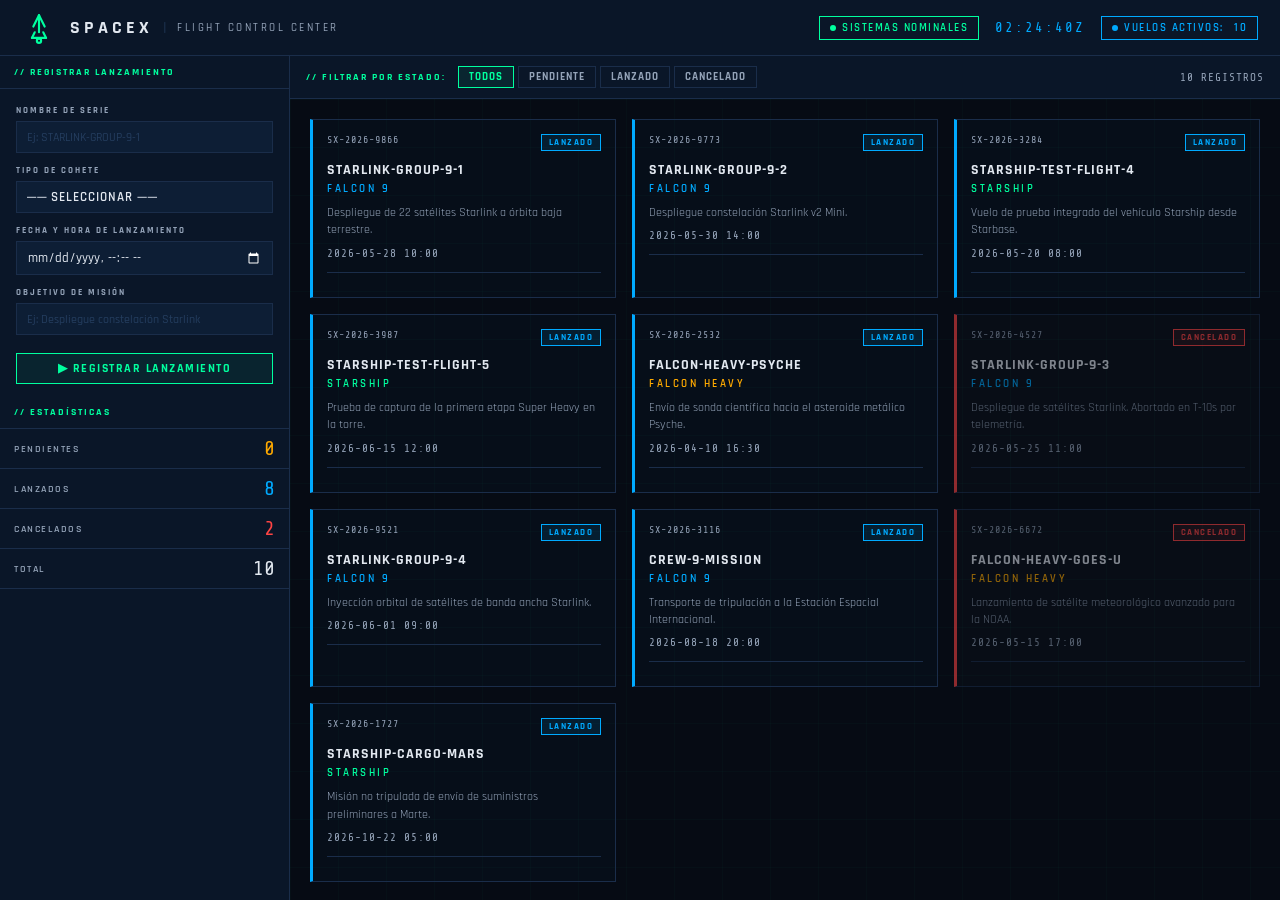
<file: Proyecto_Desempeno_End_END_End_END/spacex_control_vuelos.html>
<!DOCTYPE html>
<html lang="es">
<head>
  <meta charset="UTF-8">
  <meta name="viewport" content="width=device-width, initial-scale=1.0">
  <title>SpaceX · Flight Control Center</title>
  <link rel="preconnect" href="https://fonts.googleapis.com">
  <link href="https://fonts.googleapis.com/css2?family=Rajdhani:wght@400;500;600;700&family=Share+Tech+Mono&display=swap" rel="stylesheet">
  <link rel="stylesheet" href="css/styles-vuelos.css">
</head>

<!--  
  ╔══════════════════════════════════════════════════════════════════╗
  ║   SPACEX FLIGHT CONTROL CENTER                                  ║
  ║   Proyecto de Desempeño · SENA Formación Complementaria 3406211 ║
  ╚══════════════════════════════════════════════════════════════════╝

  Este archivo define la estructura y los elementos de la interfaz.
  El comportamiento de la aplicación debe ser implementado por el
  aprendiz en el archivo: js/control-vuelos.js

  IMPORTANTE: No modifiques este archivo.
-->

<body class="page-mission-control">

  <!-- ═══════════════════════════════════════════════════════════════
       TOPBAR: Organism — Barra de navegación principal de la aplicación.
       Contiene la identidad del sistema, el reloj y los contadores globales.
       ═══════════════════════════════════════════════════════════════ -->
  <header class="organism-topbar">

    <!-- Marca del sistema: logotipo SVG + nombre y subtítulo -->
    <div class="molecule-nav-brand">
      <svg viewBox="0 0 24 24" class="molecule-nav-brand__logo" aria-hidden="true">
        <line x1="12" y1="3"  x2="12" y2="15" stroke="#00ff9f" stroke-width="1.5" stroke-linecap="round"/>
        <line x1="8"  y1="11" x2="12" y2="3"  stroke="#00ff9f" stroke-width="1.5" stroke-linecap="round"/>
        <line x1="16" y1="11" x2="12" y2="3"  stroke="#00ff9f" stroke-width="1.5" stroke-linecap="round"/>
        <line x1="7"  y1="19" x2="17" y2="19" stroke="#00ff9f" stroke-width="1.5" stroke-linecap="round"/>
        <line x1="9"  y1="15" x2="7"  y2="19" stroke="#00ff9f" stroke-width="1.5" stroke-linecap="round"/>
        <line x1="15" y1="15" x2="17" y2="19" stroke="#00ff9f" stroke-width="1.5" stroke-linecap="round"/>
        <circle cx="12" cy="21" r="1.5" stroke="#00ff9f" stroke-width="1.5" fill="none"/>
      </svg>
      <div class="molecule-nav-brand__text">
        <span class="molecule-nav-brand__name">SPACEX</span>
        <span class="molecule-nav-brand__pipe">|</span>
        <span class="molecule-nav-brand__sub">FLIGHT CONTROL CENTER</span>
      </div>
    </div>

    <!-- Controles del sistema: indicador de estado, reloj UTC y contador de vuelos -->
    <div class="organism-topbar__controls">
      <div class="atom-status-chip atom-status-chip--online">
        <span class="atom-blink-dot"></span>
        SISTEMAS NOMINALES
      </div>
      <!-- El reloj se actualiza en tiempo real mediante JavaScript -->
      <span class="atom-mono atom-clock" id="reloj-principal">--:--:--Z</span>
      <div class="atom-status-chip atom-status-chip--info">
        <span class="atom-blink-dot"></span>
        VUELOS ACTIVOS:&nbsp;<span id="contador-lanzamientos">0</span>
      </div>
    </div>

  </header>
  <!-- FIN TOPBAR -->


  <!-- ═══════════════════════════════════════════════════════════════
       WORKSPACE: Template — Estructura de trabajo en dos columnas.
       Columna izquierda: formulario + estadísticas.
       Columna principal: filtros + grid de tarjetas.
       ═══════════════════════════════════════════════════════════════ -->
  <div class="template-workspace">


    <!-- ─────────────────────────────────────────────────────────────
         PANEL IZQUIERDO: Template — Columna de entrada de datos.
         ───────────────────────────────────────────────────────────── -->
    <aside class="template-panel template-panel--left">

      <!-- Título de la sección del formulario -->
      <div class="template-panel__title">// REGISTRAR LANZAMIENTO</div>

      <!-- ·····················································
           FORMULARIO: Organism — Captura y envío de los datos
           de un lanzamiento nuevo o en edición.
           ····················································· -->
      <form class="organism-launch-form" id="form-lanzamiento" novalidate>

        <!-- CAMPO: Molecule — Nombre de la serie del cohete -->
        <div class="molecule-form-field">
          <label class="atom-label" for="input-nombre-serie">NOMBRE DE SERIE</label>
          <input
            class="atom-input"
            type="text"
            id="input-nombre-serie"
            placeholder="Ej: STARLINK-GROUP-9-1"
            autocomplete="off"
            maxlength="60"
          >
        </div>

        <!-- CAMPO: Molecule — Selección del tipo de vehículo de lanzamiento -->
        <div class="molecule-form-field">
          <label class="atom-label" for="select-tipo-cohete">TIPO DE COHETE</label>
          <select class="atom-select" id="select-tipo-cohete">
            <option value="">── SELECCIONAR ──</option>
            <option value="falcon">FALCON 9</option>
            <option value="falcon-heavy">FALCON HEAVY</option>
            <option value="starship">STARSHIP</option>
          </select>
        </div>

        <!-- CAMPO: Molecule — Fecha y hora programada para el lanzamiento -->
        <div class="molecule-form-field">
          <label class="atom-label" for="input-fecha-lanzamiento">FECHA Y HORA DE LANZAMIENTO</label>
          <input
            class="atom-input"
            type="datetime-local"
            id="input-fecha-lanzamiento"
          >
        </div>

        <!-- CAMPO: Molecule — Descripción del objetivo de la misión -->
        <div class="molecule-form-field">
          <label class="atom-label" for="input-objetivo-mision">OBJETIVO DE MISIÓN</label>
          <input
            class="atom-input"
            type="text"
            id="input-objetivo-mision"
            placeholder="Ej: Despliegue constelación Starlink"
            autocomplete="off"
            maxlength="80"
          >
        </div>

        <!--
          Campo oculto que almacena el ID del lanzamiento que se está
          editando. Cuando está vacío la acción es un registro nuevo.
        -->
        <input type="hidden" id="input-id-edicion" value="">

        <!-- ACCIONES: Molecule — Botones del formulario -->
        <div class="molecule-form-actions">
          <button class="atom-btn atom-btn--primary" type="submit" id="btn-registrar">
            &#9654;&nbsp;REGISTRAR LANZAMIENTO
          </button>
          <!--
            Este botón se muestra únicamente cuando el formulario está
            en modo edición. Su visibilidad la controla JavaScript.
          -->
          <button class="atom-btn atom-btn--secondary" type="button" id="btn-cancelar-edicion">
            &#10005;&nbsp;CANCELAR EDICIÓN
          </button>
        </div>

      </form>
      <!-- FIN FORMULARIO -->


      <!-- ·····················································
           ESTADÍSTICAS: Organism — Contadores de lanzamientos
           agrupados por estado. Se actualizan via JavaScript.
           ····················································· -->
      <div class="template-panel__title template-panel__title--spaced">// ESTADÍSTICAS</div>

      <div class="organism-stats-panel">

        <div class="molecule-stat-item">
          <span class="molecule-stat-item__label">PENDIENTES</span>
          <span class="molecule-stat-item__value atom-val--warn" id="stat-pendientes">0</span>
        </div>

        <div class="molecule-stat-item">
          <span class="molecule-stat-item__label">LANZADOS</span>
          <span class="molecule-stat-item__value atom-val--info" id="stat-lanzados">0</span>
        </div>

        <div class="molecule-stat-item">
          <span class="molecule-stat-item__label">CANCELADOS</span>
          <span class="molecule-stat-item__value atom-val--danger" id="stat-cancelados">0</span>
        </div>

        <div class="molecule-stat-item">
          <span class="molecule-stat-item__label">TOTAL</span>
          <span class="molecule-stat-item__value atom-val--neutral" id="stat-total">0</span>
        </div>

      </div>
      <!-- FIN ESTADÍSTICAS -->

    </aside>
    <!-- FIN PANEL IZQUIERDO -->


    <!-- ─────────────────────────────────────────────────────────────
         PANEL PRINCIPAL: Template — Área de visualización de vuelos.
         Contiene la barra de filtros y el grid de tarjetas.
         ───────────────────────────────────────────────────────────── -->
    <main class="template-panel template-panel--main">

      <!-- ·····················································
           FILTROS: Organism — Barra de navegación por estado.
           Los botones tienen el atributo data-filter para que
           JavaScript pueda identificar qué filtro aplicar.
           ····················································· -->
      <div class="organism-filter-nav">

        <span class="organism-filter-nav__label">// FILTRAR POR ESTADO:</span>

        <!-- Grupo de botones de filtrado -->
        <div class="molecule-filter-group" id="grupo-filtros">
          <button class="atom-btn atom-btn--filter atom-btn--filter-active" data-filter="todos">TODOS</button>
          <button class="atom-btn atom-btn--filter" data-filter="pendiente">PENDIENTE</button>
          <button class="atom-btn atom-btn--filter" data-filter="lanzado">LANZADO</button>
          <button class="atom-btn atom-btn--filter" data-filter="cancelado">CANCELADO</button>
        </div>

        <!-- Contador de registros visibles tras aplicar el filtro -->
        <span class="organism-filter-nav__count atom-mono" id="contador-visibles">0 REGISTROS</span>

      </div>
      <!-- FIN FILTROS -->


      <!-- ·····················································
           GRID DE TARJETAS: Organism — Contenedor principal
           donde JavaScript inserta dinámicamente las tarjetas
           de cada lanzamiento registrado en el sistema.

           Cada tarjeta debe tener la siguiente estructura:

           <article class="organism-launch-card organism-launch-card--[estado]"
                    data-id="[id]" data-tipo="[tipo]" data-estado="[estado]">

             <div class="molecule-card-header">
               <span class="molecule-card-header__id atom-mono">[ID]</span>
               <span class="atom-badge atom-badge--[estado]">[ESTADO]</span>
             </div>

             <div class="molecule-card-body">
               <div class="molecule-card-body__name">[NOMBRE SERIE]</div>
               <div class="molecule-card-body__type">[TIPO DE COHETE]</div>
               <div class="molecule-card-body__objective">[OBJETIVO]</div>
               <div class="molecule-card-body__date atom-mono">[FECHA Y HORA]</div>
             </div>

             <div class="molecule-card-footer">
               <button class="atom-btn atom-btn--secondary atom-btn--sm"
                       data-action="editar" data-id="[id]">EDITAR</button>
               <button class="atom-btn atom-btn--danger atom-btn--sm"
                       data-action="cancelar" data-id="[id]">CANCELAR</button>
             </div>

           </article>
           ····················································· -->
      <div class="organism-card-grid" id="grid-lanzamientos">

        <!-- ESTADO VACÍO: se muestra cuando no hay lanzamientos registrados -->
        <div class="organism-empty-state" id="estado-vacio">
          <div class="organism-empty-state__icon" aria-hidden="true">
            <svg viewBox="0 0 64 64" width="56" height="56">
              <line x1="32" y1="8"  x2="32" y2="40" stroke="#1a2d4a" stroke-width="2.5" stroke-linecap="round"/>
              <line x1="22" y1="28" x2="32" y2="8"  stroke="#1a2d4a" stroke-width="2.5" stroke-linecap="round"/>
              <line x1="42" y1="28" x2="32" y2="8"  stroke="#1a2d4a" stroke-width="2.5" stroke-linecap="round"/>
              <line x1="18" y1="52" x2="46" y2="52" stroke="#1a2d4a" stroke-width="2.5" stroke-linecap="round"/>
              <line x1="22" y1="40" x2="18" y2="52" stroke="#1a2d4a" stroke-width="2.5" stroke-linecap="round"/>
              <line x1="42" y1="40" x2="46" y2="52" stroke="#1a2d4a" stroke-width="2.5" stroke-linecap="round"/>
              <circle cx="32" cy="57" r="3.5" stroke="#1a2d4a" stroke-width="2" fill="none"/>
            </svg>
          </div>
          <p class="organism-empty-state__title">NO HAY LANZAMIENTOS REGISTRADOS</p>
          <p class="organism-empty-state__subtitle">Completa el formulario para registrar el primer vuelo</p>
        </div>

      </div>
      <!-- FIN GRID DE TARJETAS -->

    </main>
    <!-- FIN PANEL PRINCIPAL -->

  </div>
  <!-- FIN WORKSPACE -->


  <!--
    El archivo JavaScript se carga al final del <body> para garantizar
    que todos los elementos HTML ya existen en el documento cuando
    el script intenta acceder a ellos.
  -->
  <script src="js/control-vuelos.js"></script>

</body>
</html>
</file>
<file: Proyecto_Desempeno_End_END_End_END/css/styles-vuelos.css>
/* ══════════════════════════════════════════════════════════════════════
   SpaceX Flight Control Center — Hoja de estilos principal
   Metodología: Atomic Design
   Niveles: Átomos · Moléculas · Organismos · Plantillas · Página
   ══════════════════════════════════════════════════════════════════════ */

 
/* ── RESET GLOBAL ── */
*, *::before, *::after {
  box-sizing: border-box;
  margin: 0;
  padding: 0;
}


/* ── VARIABLES DE DISEÑO ──────────────────────────────────────────────
   Paleta de colores, tipografías y tamaños del sistema táctico.
   ─────────────────────────────────────────────────────────────────── */
:root {
  /* Fondos y superficies */
  --bg:        #060b14;
  --surface:   #0a1628;
  --surface-2: #0d1e35;

  /* Bordes */
  --border:    #1a2d4a;
  --border-2:  #243d5e;

  /* Colores semánticos */
  --accent:    #00ff9f;
  --info:      #00aaff;
  --warn:      #ffaa00;
  --danger:    #ff4444;

  /* Texto */
  --text:      #94a3b8;
  --text-hi:   #e2e8f0;

  /* Tipografías */
  --font-main: 'Rajdhani', sans-serif;
  --font-mono: 'Share Tech Mono', monospace;
}


/* ════════════════════════════════════════════════════════════════════
   PÁGINA — Contenedor raíz y configuración base del documento
   ════════════════════════════════════════════════════════════════════ */

/* Contenedor principal de la aplicación */
.page-mission-control {
  background: var(--bg);
  color: var(--text);
  font-family: var(--font-main);
  font-size: 14px;
  height: 100vh;
  display: flex;
  flex-direction: column;
  overflow: hidden;
}

/* Clase utilitaria para tipografía monoespaciada */
.atom-mono {
  font-family: var(--font-mono);
}


/* ════════════════════════════════════════════════════════════════════
   ÁTOMOS — Elementos básicos e indivisibles de la interfaz.
   No dependen de otros componentes para existir.
   ════════════════════════════════════════════════════════════════════ */


/* ── BOTÓN BASE ── */
.atom-btn {
  background: transparent;
  border: 1px solid var(--border);
  color: var(--text);
  padding: 7px 16px;
  font-family: var(--font-main);
  font-size: 12px;
  font-weight: 700;
  letter-spacing: 1.5px;
  cursor: pointer;
  transition: all 0.2s ease;
  display: inline-flex;
  align-items: center;
  justify-content: center;
  gap: 6px;
  user-select: none;
}
.atom-btn:hover {
  border-color: var(--border-2);
  color: var(--text-hi);
}

/* Botón primario: acción principal del formulario */
.atom-btn--primary {
  border-color: var(--accent);
  color: var(--accent);
  background: rgba(0, 255, 159, 0.06);
  width: 100%;
}
.atom-btn--primary:hover {
  background: rgba(0, 255, 159, 0.16);
}

/* Botón secundario: acción alternativa o de salida de modo */
.atom-btn--secondary {
  border-color: var(--border-2);
  color: var(--text);
  width: 100%;
  margin-top: 6px;
}
.atom-btn--secondary:hover {
  border-color: var(--info);
  color: var(--info);
  background: rgba(0, 170, 255, 0.06);
}

/* Botón de peligro: acciones destructivas o de cancelación */
.atom-btn--danger {
  border-color: var(--danger);
  color: var(--danger);
  background: rgba(255, 68, 68, 0.06);
}
.atom-btn--danger:hover {
  background: rgba(255, 68, 68, 0.16);
}

/* Botón de filtro: navegación por estado de los vuelos */
.atom-btn--filter {
  padding: 3px 10px;
  font-size: 11px;
  letter-spacing: 1px;
  width: auto;
  margin-top: 0;
}
.atom-btn--filter:hover {
  border-color: var(--info);
  color: var(--info);
  background: rgba(0, 170, 255, 0.06);
}

/* Modificador de estado activo para botones de filtro */
.atom-btn--filter-active {
  border-color: var(--accent);
  color: var(--accent);
  background: rgba(0, 255, 159, 0.07);
}

/* Tamaño reducido para botones dentro de las tarjetas */
.atom-btn--sm {
  padding: 4px 10px;
  font-size: 10px;
  letter-spacing: 1px;
  width: auto;
  margin-top: 0;
}


/* ── CAMPO DE TEXTO ── */
.atom-input {
  width: 100%;
  background: var(--surface-2);
  border: 1px solid var(--border);
  color: var(--text-hi);
  font-family: var(--font-main);
  font-size: 13px;
  font-weight: 500;
  padding: 7px 10px;
  outline: none;
  transition: border-color 0.2s ease;
}
.atom-input::placeholder {
  color: var(--border-2);
  font-size: 12px;
}
.atom-input:focus {
  border-color: var(--info);
}

/* Campo de fecha: ajuste del color del ícono nativo */
.atom-input[type="datetime-local"] {
  color-scheme: dark;
}


/* ── SELECTOR DESPLEGABLE ── */
.atom-select {
  width: 100%;
  background: var(--surface-2);
  border: 1px solid var(--border);
  color: var(--text-hi);
  font-family: var(--font-main);
  font-size: 13px;
  font-weight: 600;
  padding: 7px 10px;
  letter-spacing: 1px;
  cursor: pointer;
  outline: none;
  appearance: none;
  transition: border-color 0.2s ease;
}
.atom-select:focus {
  border-color: var(--info);
}
.atom-select option {
  background: var(--surface);
  color: var(--text-hi);
}


/* ── ETIQUETA DE CAMPO ── */
.atom-label {
  display: block;
  font-size: 9px;
  font-weight: 700;
  letter-spacing: 2px;
  color: var(--text);
  margin-bottom: 5px;
}


/* ── INDICADOR DE ESTADO (badge) ──
   Pequeña pastilla que muestra el estado actual de un lanzamiento.
   Los modificadores cambian el color según el valor semántico. */
.atom-badge {
  font-size: 9px;
  font-weight: 700;
  letter-spacing: 1.5px;
  padding: 2px 7px;
  border: 1px solid;
  white-space: nowrap;
}
.atom-badge--pendiente {
  color: var(--warn);
  border-color: var(--warn);
  background: rgba(255, 170, 0, 0.10);
}
.atom-badge--lanzado {
  color: var(--info);
  border-color: var(--info);
  background: rgba(0, 170, 255, 0.10);
}
.atom-badge--cancelado {
  color: var(--danger);
  border-color: var(--danger);
  background: rgba(255, 68, 68, 0.10);
}


/* ── CHIP DE ESTADO (topbar) ──
   Indicador compuesto por punto parpadeante y texto de estado. */
.atom-status-chip {
  display: inline-flex;
  align-items: center;
  gap: 6px;
  padding: 4px 10px;
  border: 1px solid;
  font-size: 11px;
  font-weight: 600;
  letter-spacing: 1.5px;
  white-space: nowrap;
}
.atom-status-chip--online {
  border-color: var(--accent);
  color: var(--accent);
}
.atom-status-chip--info {
  border-color: var(--info);
  color: var(--info);
}


/* ── PUNTO PARPADEANTE ──
   Indicador visual de actividad en tiempo real. */
.atom-blink-dot {
  width: 6px;
  height: 6px;
  border-radius: 50%;
  background: currentColor;
  animation: parpadeo 1.5s infinite;
  flex-shrink: 0;
}
@keyframes parpadeo {
  0%, 100% { opacity: 1; }
  50%       { opacity: 0.15; }
}


/* ── RELOJ DIGITAL ── */
.atom-clock {
  font-size: 14px;
  color: var(--info);
  letter-spacing: 2px;
}


/* ── VALORES DE ESTADÍSTICA ──
   Colores semánticos aplicados a los números del panel de estadísticas. */
.atom-val--warn    { color: var(--warn); }
.atom-val--info    { color: var(--info); }
.atom-val--danger  { color: var(--danger); }
.atom-val--neutral { color: var(--text-hi); }


/* ════════════════════════════════════════════════════════════════════
   MOLÉCULAS — Combinaciones de átomos con una función específica.
   Son unidades independientes con significado propio en la UI.
   ════════════════════════════════════════════════════════════════════ */


/* ── MARCA DE NAVEGACIÓN ── */
.molecule-nav-brand {
  display: flex;
  align-items: center;
  gap: 14px;
}
.molecule-nav-brand__logo {
  width: 34px;
  height: 34px;
  flex-shrink: 0;
}
.molecule-nav-brand__text {
  display: flex;
  align-items: center;
  gap: 0;
}
.molecule-nav-brand__name {
  font-weight: 700;
  font-size: 18px;
  color: var(--text-hi);
  letter-spacing: 4px;
}
.molecule-nav-brand__pipe {
  color: var(--border-2);
  margin: 0 10px;
  font-size: 18px;
}
.molecule-nav-brand__sub {
  font-size: 11px;
  color: var(--text);
  letter-spacing: 2.5px;
  font-weight: 500;
}


/* ── CAMPO DE FORMULARIO ──
   Agrupa la etiqueta y el control de entrada de datos. */
.molecule-form-field {
  margin-bottom: 12px;
}


/* ── ACCIONES DEL FORMULARIO ──
   Contenedor de los botones de envío y cancelación. */
.molecule-form-actions {
  margin-top: 18px;
  display: flex;
  flex-direction: column;
}


/* ── ÍTEM DE ESTADÍSTICA ──
   Fila con etiqueta a la izquierda y valor numérico a la derecha. */
.molecule-stat-item {
  display: flex;
  justify-content: space-between;
  align-items: center;
  padding: 8px 14px;
  border-bottom: 1px solid var(--border);
}
.molecule-stat-item__label {
  font-size: 10px;
  color: var(--text);
  font-weight: 600;
  letter-spacing: 1.5px;
}
.molecule-stat-item__value {
  font-family: var(--font-mono);
  font-size: 20px;
}


/* ── GRUPO DE FILTROS ──
   Fila horizontal de botones de filtrado por estado. */
.molecule-filter-group {
  display: flex;
  gap: 4px;
  flex-wrap: wrap;
}


/* ── ENCABEZADO DE TARJETA ──
   Fila superior de cada tarjeta: identificador + badge de estado. */
.molecule-card-header {
  display: flex;
  justify-content: space-between;
  align-items: flex-start;
  margin-bottom: 10px;
}
.molecule-card-header__id {
  font-size: 10px;
  color: var(--text);
  letter-spacing: 1px;
}


/* ── CUERPO DE TARJETA ──
   Sección central con los datos del lanzamiento.

   Jerarquía visual esperada:
     __name       → nombre de la serie (texto destacado)
     __type       → tipo de cohete (color según data-tipo en el padre)
     __objective  → objetivo de la misión (texto secundario)
     __date       → fecha/hora formateada (tipografía monoespaciada)
*/
.molecule-card-body {
  margin-bottom: 12px;
}
.molecule-card-body__name {
  font-size: 14px;
  font-weight: 700;
  color: var(--text-hi);
  letter-spacing: 1px;
  margin-bottom: 3px;
}
.molecule-card-body__type {
  font-size: 11px;
  font-weight: 600;
  letter-spacing: 2.5px;
  margin-bottom: 8px;
  text-transform: uppercase;
}
.molecule-card-body__objective {
  font-size: 12px;
  color: var(--text);
  line-height: 1.45;
  margin-bottom: 8px;
}
.molecule-card-body__date {
  font-size: 11px;
  color: var(--text);
  letter-spacing: 1px;
}


/* ── PIE DE TARJETA ──
   Fila inferior con los botones de acción de la tarjeta. */
.molecule-card-footer {
  display: flex;
  gap: 6px;
  border-top: 1px solid var(--border);
  padding-top: 10px;
}


/* ════════════════════════════════════════════════════════════════════
   ORGANISMOS — Componentes complejos formados por moléculas y/o átomos.
   Representan secciones funcionales reconocibles de la interfaz.
   ════════════════════════════════════════════════════════════════════ */


/* ── TOPBAR ──
   Barra de navegación principal: identidad, reloj y contadores globales. */
.organism-topbar {
  display: flex;
  align-items: center;
  justify-content: space-between;
  padding: 0 22px;
  height: 56px;
  background: var(--surface);
  border-bottom: 1px solid var(--border);
  flex-shrink: 0;
}
.organism-topbar__controls {
  display: flex;
  align-items: center;
  gap: 16px;
}


/* ── FORMULARIO DE LANZAMIENTO ── */
.organism-launch-form {
  padding: 16px 16px 8px;
}


/* ── PANEL DE ESTADÍSTICAS ──
   Contenedor de los ítems de conteo agrupados por estado. */
.organism-stats-panel {
  /* Los ítems de estadística se apilan verticalmente */
}


/* ── BARRA DE FILTROS ──
   Controles para navegar y filtrar las tarjetas por estado. */
.organism-filter-nav {
  display: flex;
  align-items: center;
  gap: 12px;
  padding: 10px 16px;
  background: var(--surface);
  border-bottom: 1px solid var(--border);
  flex-shrink: 0;
  flex-wrap: wrap;
}
.organism-filter-nav__label {
  font-size: 10px;
  font-weight: 700;
  color: var(--accent);
  letter-spacing: 2px;
  white-space: nowrap;
}
.organism-filter-nav__count {
  font-size: 11px;
  color: var(--text);
  letter-spacing: 1px;
  margin-left: auto;
}


/* ── GRID DE TARJETAS ──
   Contenedor que distribuye las tarjetas en una cuadrícula adaptable. */
.organism-card-grid {
  flex: 1;
  overflow-y: auto;
  padding: 20px;
  display: grid;
  grid-template-columns: repeat(auto-fill, minmax(280px, 1fr));
  gap: 16px;
  align-content: start;
  /* Fondo con cuadrícula táctica sutil */
  background:
    linear-gradient(rgba(0, 255, 159, 0.02) 1px, transparent 1px),
    linear-gradient(90deg, rgba(0, 255, 159, 0.02) 1px, transparent 1px);
  background-size: 48px 48px;
}


/* ── TARJETA DE LANZAMIENTO ──
   Representación visual de un vuelo en el grid.

   Modificadores de estado (borde lateral izquierdo):
     --pendiente  → ámbar
     --lanzado    → azul
     --cancelado  → rojo, opacidad reducida

   Clase de interacción hover (añadida/eliminada por JavaScript):
     .is-hovered  → elevación + brillo de borde

   Coloreado del tipo de cohete vía atributo data-tipo:
     [data-tipo="falcon"]        → azul
     [data-tipo="falcon-heavy"]  → ámbar
     [data-tipo="starship"]      → verde
*/
.organism-launch-card {
  background: rgba(255, 255, 255, 0.02);
  border: 1px solid var(--border);
  border-left: 3px solid transparent;
  padding: 14px;
  /* Transición para animaciones de entrada y salida del hover */
  transition:
    transform     0.28s cubic-bezier(0.34, 1.56, 0.64, 1),
    box-shadow    0.28s ease,
    border-color  0.2s  ease,
    background    0.2s  ease;
}

/* Estado: pendiente de lanzamiento */
.organism-launch-card--pendiente {
  border-left-color: var(--warn);
}

/* Estado: lanzamiento ejecutado */
.organism-launch-card--lanzado {
  border-left-color: var(--info);
  background: rgba(0, 170, 255, 0.02);
}

/* Estado: lanzamiento cancelado */
.organism-launch-card--cancelado {
  border-left-color: var(--danger);
  opacity: 0.55;
}

/* Clase de hover activa — JavaScript la agrega en mouseover y elimina en mouseout */
.organism-launch-card.is-hovered {
  transform: translateY(-6px) scale(1.015);
  box-shadow: 0 14px 32px rgba(0, 170, 255, 0.20);
  border-color: var(--info);
  background: rgba(0, 170, 255, 0.05);
  opacity: 1;
}

/* Color del texto del tipo de cohete según el atributo data-tipo de la tarjeta */
.organism-launch-card[data-tipo="falcon"]       .molecule-card-body__type { color: var(--info);   }
.organism-launch-card[data-tipo="falcon-heavy"] .molecule-card-body__type { color: var(--warn);   }
.organism-launch-card[data-tipo="starship"]     .molecule-card-body__type { color: var(--accent); }


/* ── ESTADO VACÍO ──
   Mensaje centrado cuando no hay tarjetas en el grid. */
.organism-empty-state {
  grid-column: 1 / -1;
  display: flex;
  flex-direction: column;
  align-items: center;
  justify-content: center;
  gap: 14px;
  padding: 80px 20px;
  text-align: center;
}
.organism-empty-state__icon {
  opacity: 0.35;
}
.organism-empty-state__title {
  font-size: 12px;
  font-weight: 700;
  color: var(--border-2);
  letter-spacing: 2.5px;
}
.organism-empty-state__subtitle {
  font-size: 11px;
  color: var(--border);
  letter-spacing: 1px;
}


/* ════════════════════════════════════════════════════════════════════
   PLANTILLAS — Esquemas de distribución espacial de los organismos.
   Definen cómo se organiza el contenido en la pantalla.
   ════════════════════════════════════════════════════════════════════ */


/* ── ESPACIO DE TRABAJO ──
   Layout principal: columna de formulario + columna de tarjetas. */
.template-workspace {
  display: grid;
  grid-template-columns: 290px 1fr;
  flex: 1;
  overflow: hidden;
}


/* ── PANEL GENÉRICO ──
   Columna de contenido con flexbox vertical. */
.template-panel {
  display: flex;
  flex-direction: column;
  overflow: hidden;
}

/* Panel izquierdo: formulario y estadísticas */
.template-panel--left {
  background: var(--surface);
  border-right: 1px solid var(--border);
  overflow-y: auto;
}

/* Panel principal: filtros y grid de tarjetas */
.template-panel--main {
  background: var(--bg);
}


/* ── TÍTULO DE SECCIÓN ──
   Encabezado de bloque dentro de un panel. */
.template-panel__title {
  padding: 10px 14px;
  font-size: 10px;
  font-weight: 700;
  letter-spacing: 2px;
  color: var(--accent);
  border-bottom: 1px solid var(--border);
  flex-shrink: 0;
}

/* Variante con margen superior para secciones secundarias */
.template-panel__title--spaced {
  margin-top: 4px;
}


/* ── BARRA DE DESPLAZAMIENTO PERSONALIZADA ── */
::-webkit-scrollbar       { width: 4px; height: 4px; }
::-webkit-scrollbar-track { background: var(--bg); }
::-webkit-scrollbar-thumb { background: var(--border); border-radius: 2px; }
::-webkit-scrollbar-thumb:hover { background: var(--border-2); }
</file>
